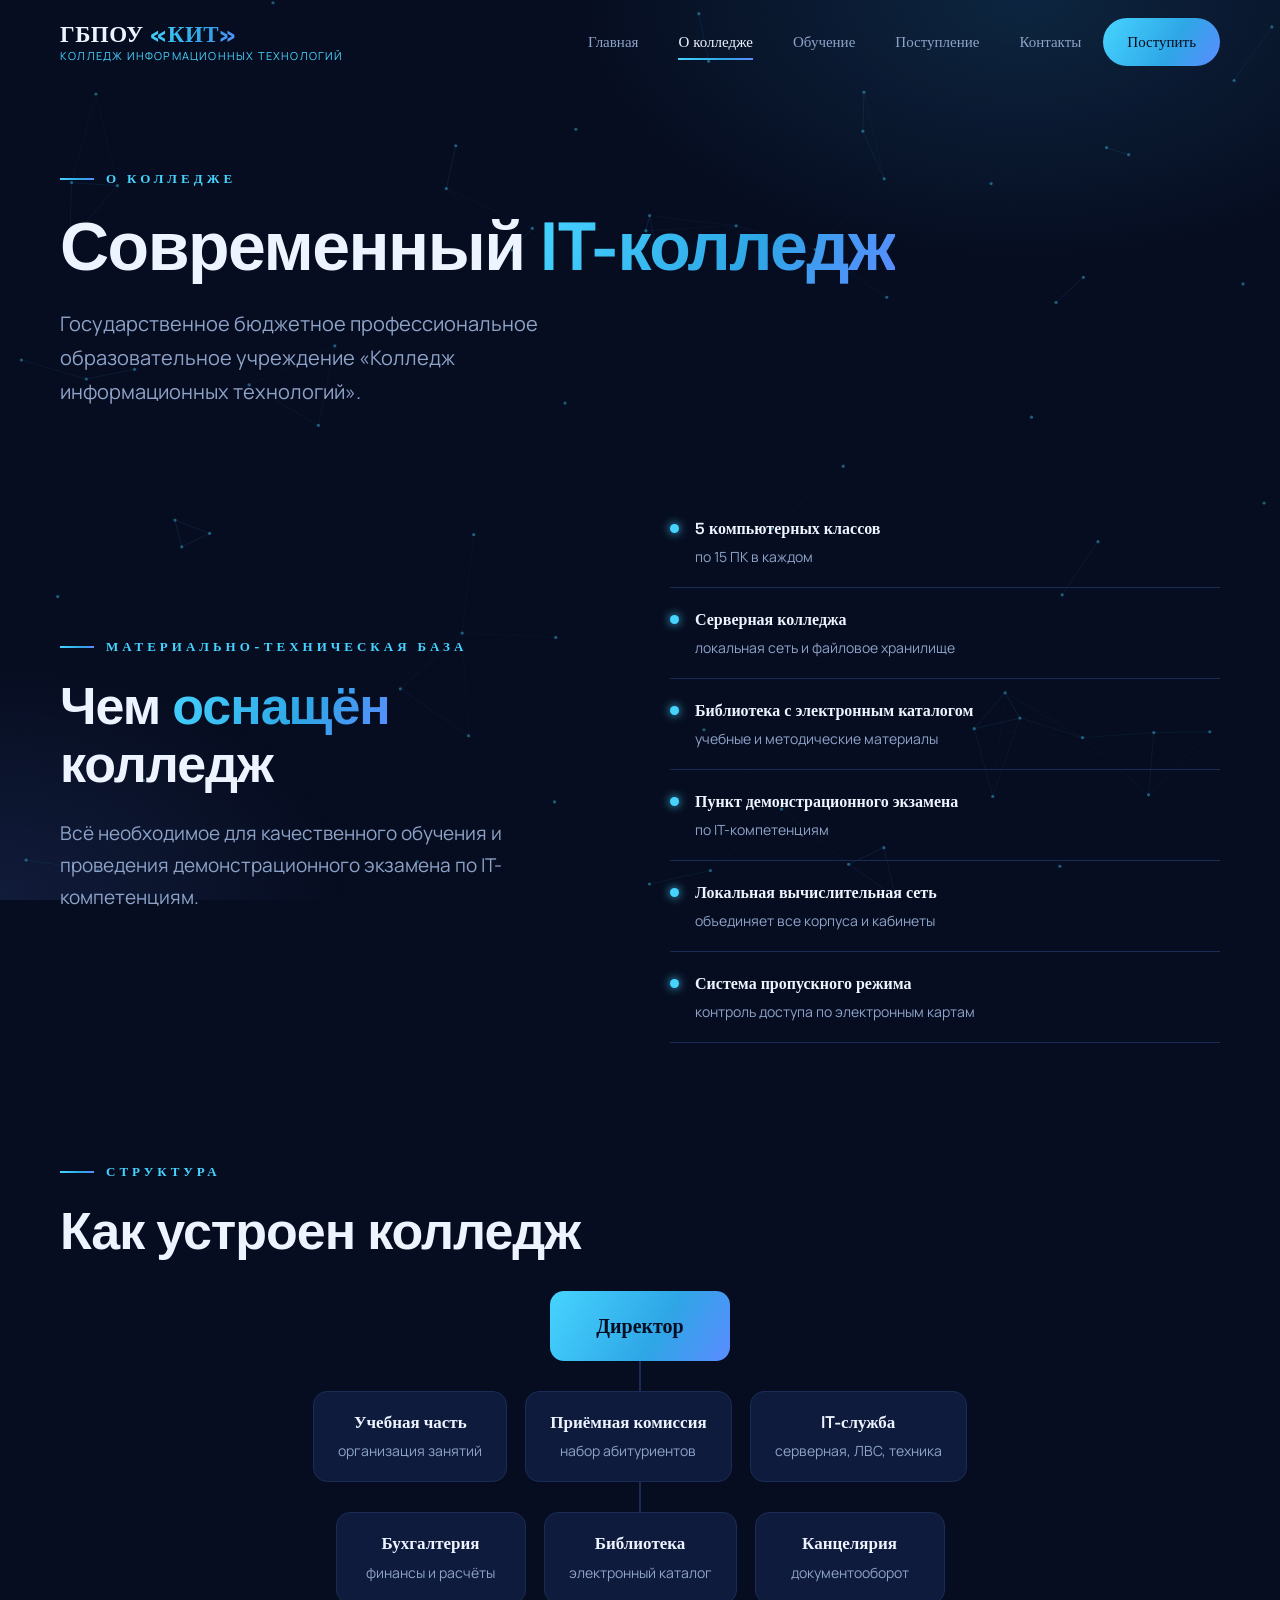
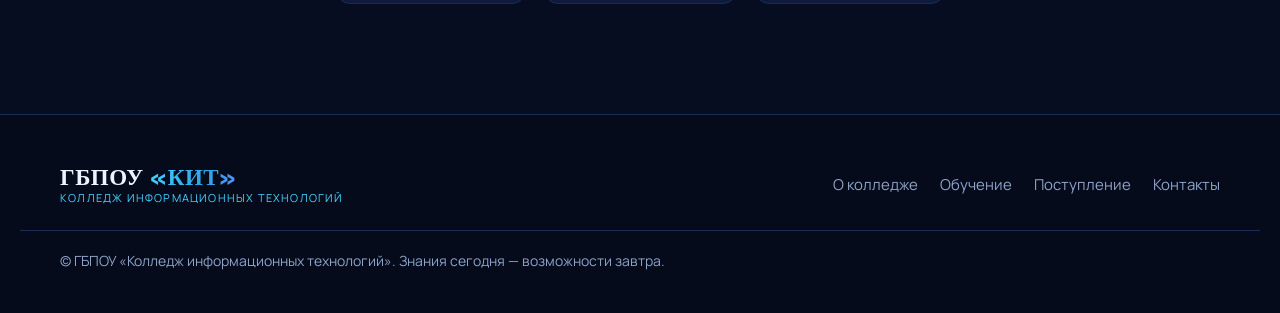
<file: about.html>
<!DOCTYPE html>
<html lang="ru">
<head>
<meta charset="UTF-8">
<meta name="viewport" content="width=device-width, initial-scale=1.0">
<title>О колледже — ГБПОУ «КИТ»</title>
<link rel="preconnect" href="https://fonts.googleapis.com">
<link rel="preconnect" href="https://fonts.gstatic.com" crossorigin>
<link href="https://fonts.googleapis.com/css2?family=Space+Grotesk:wght@400;500;600;700&family=Manrope:wght@400;500;600;700;800&display=swap" rel="stylesheet">
<link rel="stylesheet" href="style.css">
</head>
<body>
<div id="loader">
    <div class="loader-logo"><span class="b">ГБПОУ</span> <span class="c">«КИТ»</span></div>
    <div class="loader-bar"><i></i></div>
  </div>
<div id="prog"></div>
<canvas id="net"></canvas>
<div class="bg-glow"></div>
<header id="hdr">
    <div class="nav">
      <a href="index.html" class="brand">
        <span class="row"><span class="b">ГБПОУ</span> <span class="c">«КИТ»</span></span>
        <small>Колледж информационных технологий</small>
      </a>
      <nav class="links">
        <a href="index.html">Главная</a>
        <a href="about.html" class="active">О колледже</a>
        <a href="programs.html">Обучение</a>
        <a href="admission.html">Поступление</a>
        <a href="contacts.html">Контакты</a>
        <a href="admission.html" class="nav-cta">Поступить</a>
      </nav>
    </div>
  </header>
<main>
  <section class="page-hero">
    <div class="wrap">
      <div class="kicker reveal">О колледже</div>
      <h1 class="reveal">Современный <span class="g">IT-колледж</span></h1>
      <p class="lead reveal">Государственное бюджетное профессиональное образовательное учреждение «Колледж информационных технологий».</p>
    </div>
  </section>

  <section style="padding-top:0;">
    <div class="wrap">
      <div class="split">
        <div class="reveal">
          <div class="kicker">Материально-техническая база</div>
          <h2 class="h-sec">Чем <span class="g">оснащён</span> колледж</h2>
          <p class="sub">Всё необходимое для качественного обучения и проведения демонстрационного экзамена по IT-компетенциям.</p>
        </div>
        <div class="base-list reveal" style="transition-delay:.15s">
          <div class="base-row"><div class="dot"></div><div><b>5 компьютерных классов</b><span>по 15 ПК в каждом</span></div></div>
          <div class="base-row"><div class="dot"></div><div><b>Серверная колледжа</b><span>локальная сеть и файловое хранилище</span></div></div>
          <div class="base-row"><div class="dot"></div><div><b>Библиотека с электронным каталогом</b><span>учебные и методические материалы</span></div></div>
          <div class="base-row"><div class="dot"></div><div><b>Пункт демонстрационного экзамена</b><span>по IT-компетенциям</span></div></div>
          <div class="base-row"><div class="dot"></div><div><b>Локальная вычислительная сеть</b><span>объединяет все корпуса и кабинеты</span></div></div>
          <div class="base-row"><div class="dot"></div><div><b>Система пропускного режима</b><span>контроль доступа по электронным картам</span></div></div>
        </div>
      </div>
    </div>
  </section>

  <section style="padding-top:0;">
    <div class="wrap">
      <div class="kicker reveal">Структура</div>
      <h2 class="h-sec reveal">Как устроен колледж</h2>
      <div class="org reveal" style="margin-top:30px;">
        <div class="org-top">Директор</div>
        <div class="org-connector"></div>
        <div class="org-row">
          <div class="org-box"><b>Учебная часть</b><small>организация занятий</small></div>
          <div class="org-box"><b>Приёмная комиссия</b><small>набор абитуриентов</small></div>
          <div class="org-box"><b>IT-служба</b><small>серверная, ЛВС, техника</small></div>
        </div>
        <div class="org-connector"></div>
        <div class="org-row">
          <div class="org-box"><b>Бухгалтерия</b><small>финансы и расчёты</small></div>
          <div class="org-box"><b>Библиотека</b><small>электронный каталог</small></div>
          <div class="org-box"><b>Канцелярия</b><small>документооборот</small></div>
        </div>
      </div>
    </div>
  </section>
</main>
<footer>
    <div class="foot">
      <a href="index.html" class="brand"><span class="row"><span class="b">ГБПОУ</span> <span class="c">«КИТ»</span></span><small>Колледж информационных технологий</small></a>
      <nav><a href="about.html">О колледже</a><a href="programs.html">Обучение</a><a href="admission.html">Поступление</a><a href="contacts.html">Контакты</a></nav>
    </div>
    <div class="copy">© ГБПОУ «Колледж информационных технологий». Знания сегодня — возможности завтра.</div>
  </footer>
<script src="app.js"></script>
</body>
</html>
</file>
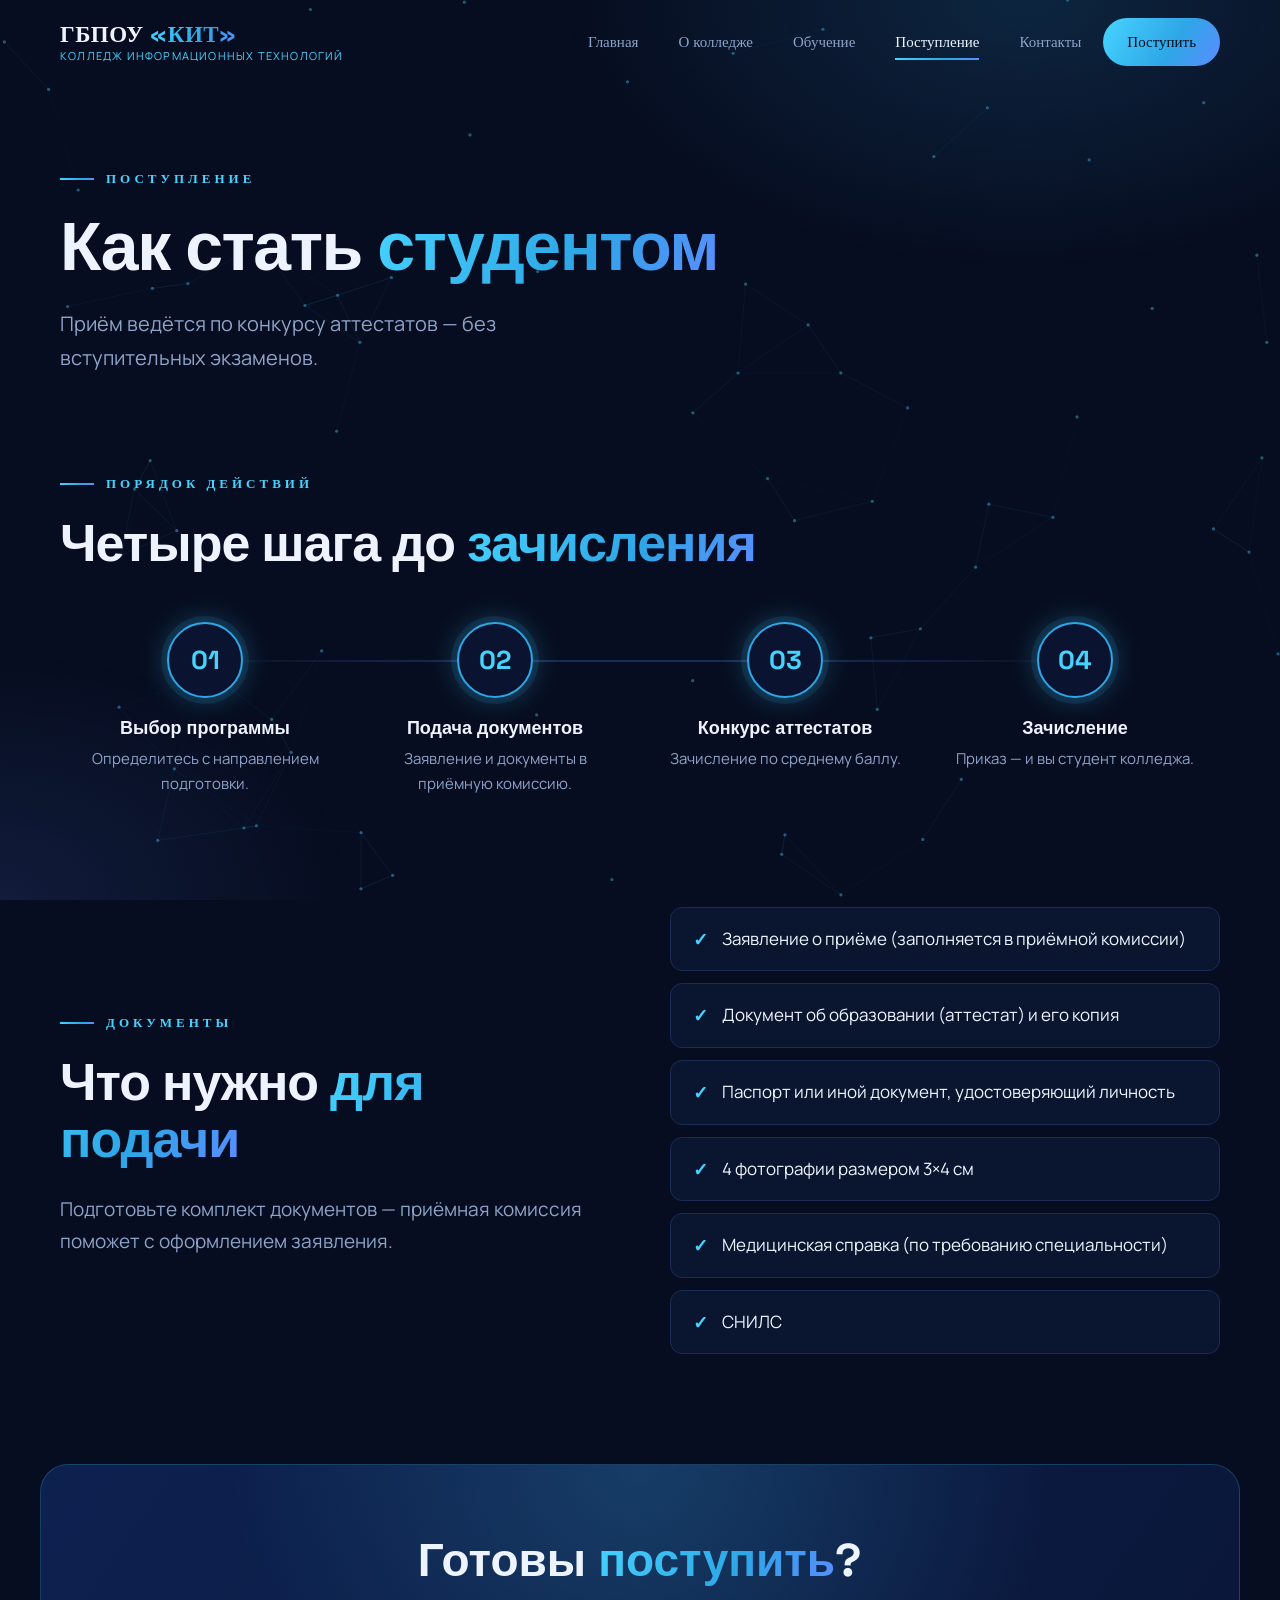
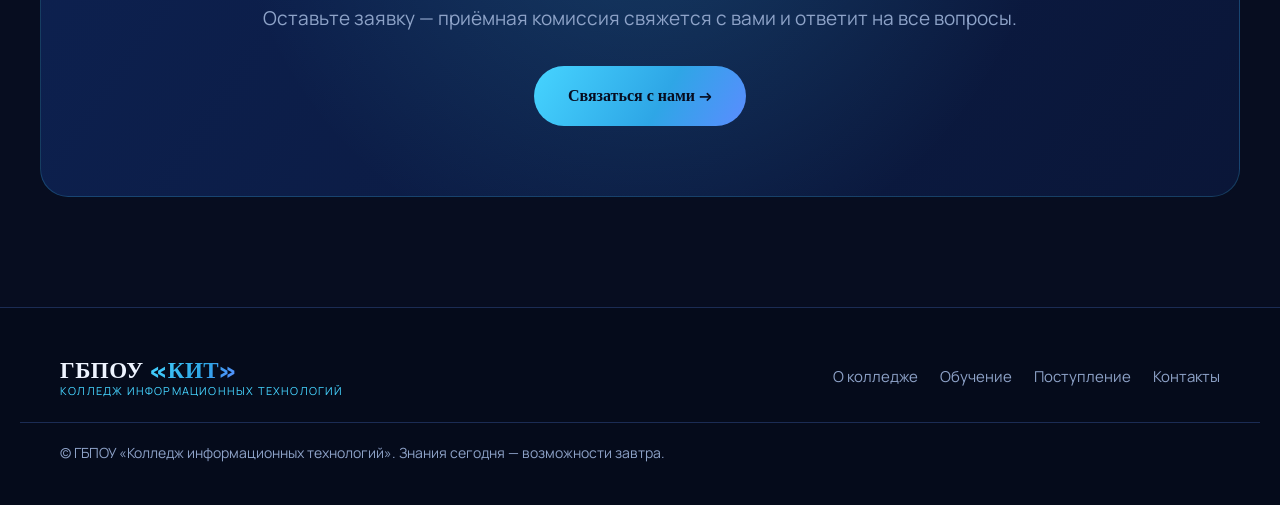
<file: admission.html>
<!DOCTYPE html>
<html lang="ru">
<head>
<meta charset="UTF-8">
<meta name="viewport" content="width=device-width, initial-scale=1.0">
<title>Поступление — ГБПОУ «КИТ»</title>
<link rel="preconnect" href="https://fonts.googleapis.com">
<link rel="preconnect" href="https://fonts.gstatic.com" crossorigin>
<link href="https://fonts.googleapis.com/css2?family=Space+Grotesk:wght@400;500;600;700&family=Manrope:wght@400;500;600;700;800&display=swap" rel="stylesheet">
<link rel="stylesheet" href="style.css">
</head>
<body>
<div id="loader">
    <div class="loader-logo"><span class="b">ГБПОУ</span> <span class="c">«КИТ»</span></div>
    <div class="loader-bar"><i></i></div>
  </div>
<div id="prog"></div>
<canvas id="net"></canvas>
<div class="bg-glow"></div>
<header id="hdr">
    <div class="nav">
      <a href="index.html" class="brand">
        <span class="row"><span class="b">ГБПОУ</span> <span class="c">«КИТ»</span></span>
        <small>Колледж информационных технологий</small>
      </a>
      <nav class="links">
        <a href="index.html">Главная</a>
        <a href="about.html">О колледже</a>
        <a href="programs.html">Обучение</a>
        <a href="admission.html" class="active">Поступление</a>
        <a href="contacts.html">Контакты</a>
        <a href="admission.html" class="nav-cta">Поступить</a>
      </nav>
    </div>
  </header>
<main>
  <section class="page-hero">
    <div class="wrap">
      <div class="kicker reveal">Поступление</div>
      <h1 class="reveal">Как стать <span class="g">студентом</span></h1>
      <p class="lead reveal">Приём ведётся по конкурсу аттестатов — без вступительных экзаменов.</p>
    </div>
  </section>

  <section style="padding-top:0;">
    <div class="wrap">
      <div class="kicker reveal">Порядок действий</div>
      <h2 class="h-sec reveal">Четыре шага до <span class="g">зачисления</span></h2>
      <div class="flow" style="margin-top:50px;">
        <div class="fstep reveal"><div class="fdot">01</div><h3>Выбор программы</h3><p>Определитесь с направлением подготовки.</p></div>
        <div class="fstep reveal" style="transition-delay:.12s"><div class="fdot">02</div><h3>Подача документов</h3><p>Заявление и документы в приёмную комиссию.</p></div>
        <div class="fstep reveal" style="transition-delay:.24s"><div class="fdot">03</div><h3>Конкурс аттестатов</h3><p>Зачисление по среднему баллу.</p></div>
        <div class="fstep reveal" style="transition-delay:.36s"><div class="fdot">04</div><h3>Зачисление</h3><p>Приказ — и вы студент колледжа.</p></div>
      </div>
    </div>
  </section>

  <section style="padding-top:0;">
    <div class="wrap">
      <div class="split">
        <div class="reveal">
          <div class="kicker">Документы</div>
          <h2 class="h-sec">Что нужно <span class="g">для подачи</span></h2>
          <p class="sub">Подготовьте комплект документов — приёмная комиссия поможет с оформлением заявления.</p>
        </div>
        <ul class="doclist reveal" style="transition-delay:.15s">
          <li>Заявление о приёме (заполняется в приёмной комиссии)</li>
          <li>Документ об образовании (аттестат) и его копия</li>
          <li>Паспорт или иной документ, удостоверяющий личность</li>
          <li>4 фотографии размером 3×4 см</li>
          <li>Медицинская справка (по требованию специальности)</li>
          <li>СНИЛС</li>
        </ul>
      </div>
    </div>
  </section>

  <section style="padding-top:0;">
    <div class="cta-band reveal">
      <h2>Готовы <span class="g">поступить</span>?</h2>
      <p>Оставьте заявку — приёмная комиссия свяжется с вами и ответит на все вопросы.</p>
      <a href="contacts.html" class="btn btn-fill" style="position:relative;">Связаться с нами →</a>
    </div>
  </section>
</main>
<footer>
    <div class="foot">
      <a href="index.html" class="brand"><span class="row"><span class="b">ГБПОУ</span> <span class="c">«КИТ»</span></span><small>Колледж информационных технологий</small></a>
      <nav><a href="about.html">О колледже</a><a href="programs.html">Обучение</a><a href="admission.html">Поступление</a><a href="contacts.html">Контакты</a></nav>
    </div>
    <div class="copy">© ГБПОУ «Колледж информационных технологий». Знания сегодня — возможности завтра.</div>
  </footer>
<script src="app.js"></script>
</body>
</html>
</file>
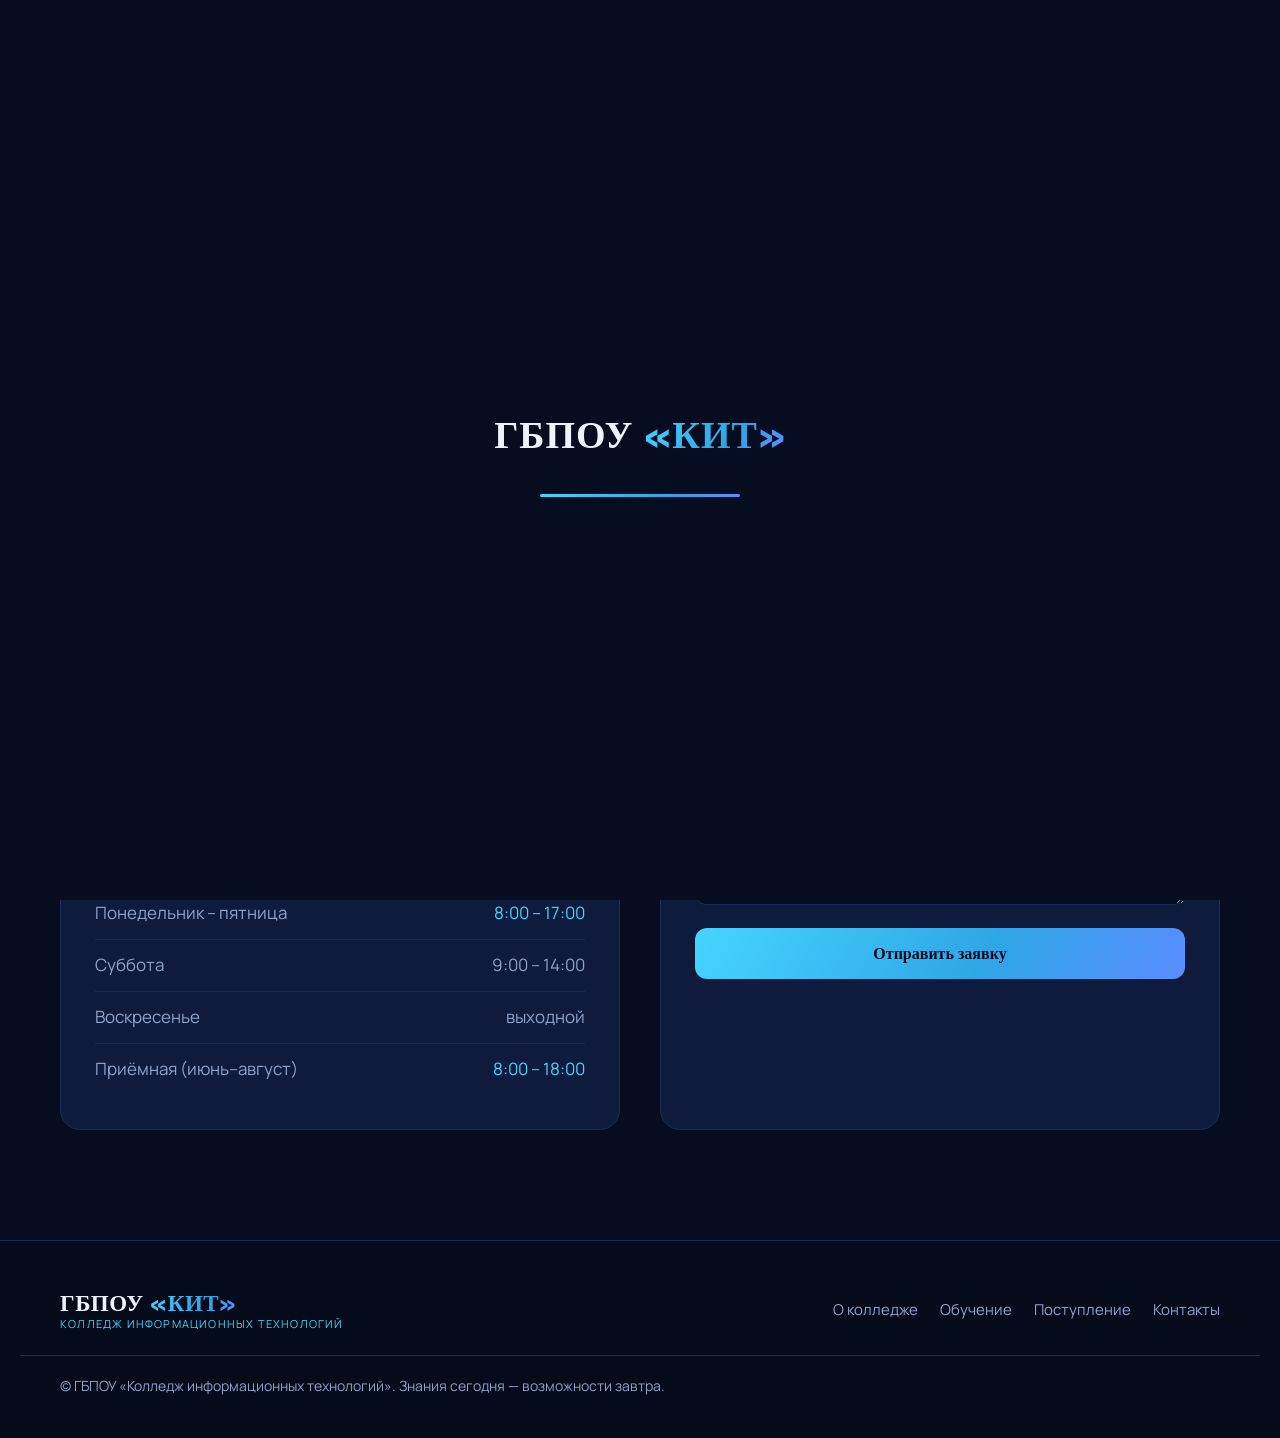
<file: contacts.html>
<!DOCTYPE html>
<html lang="ru">
<head>
<meta charset="UTF-8">
<meta name="viewport" content="width=device-width, initial-scale=1.0">
<title>Контакты — ГБПОУ «КИТ»</title>
<link rel="preconnect" href="https://fonts.googleapis.com">
<link rel="preconnect" href="https://fonts.gstatic.com" crossorigin>
<link href="https://fonts.googleapis.com/css2?family=Space+Grotesk:wght@400;500;600;700&family=Manrope:wght@400;500;600;700;800&display=swap" rel="stylesheet">
<link rel="stylesheet" href="style.css">
</head>
<body>
<div id="loader">
    <div class="loader-logo"><span class="b">ГБПОУ</span> <span class="c">«КИТ»</span></div>
    <div class="loader-bar"><i></i></div>
  </div>
<div id="prog"></div>
<canvas id="net"></canvas>
<div class="bg-glow"></div>
<header id="hdr">
    <div class="nav">
      <a href="index.html" class="brand">
        <span class="row"><span class="b">ГБПОУ</span> <span class="c">«КИТ»</span></span>
        <small>Колледж информационных технологий</small>
      </a>
      <nav class="links">
        <a href="index.html">Главная</a>
        <a href="about.html">О колледже</a>
        <a href="programs.html">Обучение</a>
        <a href="admission.html">Поступление</a>
        <a href="contacts.html" class="active">Контакты</a>
        <a href="admission.html" class="nav-cta">Поступить</a>
      </nav>
    </div>
  </header>
<main>
  <section class="page-hero">
    <div class="wrap">
      <div class="kicker reveal">Контакты</div>
      <h1 class="reveal">Свяжитесь <span class="g">с нами</span></h1>
      <p class="lead reveal">Приёмная комиссия и администрация колледжа готовы ответить на ваши вопросы.</p>
    </div>
  </section>

  <section style="padding-top:0;">
    <div class="wrap">
      <div class="contact-grid">
        <div class="reveal">
          <div class="ci"><div class="l">Приёмная комиссия</div><div class="v">+7 (3532) 44-12-08</div></div>
          <div class="ci"><div class="l">Электронная почта</div><div class="v">info@kit-college.ru</div></div>
          <div class="ci"><div class="l">Сайт</div><div class="v">www.kit-college.ru</div></div>
          <div class="ci"><div class="l">Адрес</div><div class="v">г. Оренбург, ул. Мира, 23</div></div>
          <div class="panel" style="margin-top:8px;">
            <h3>Режим работы</h3>
            <div class="hrow"><span>Понедельник – пятница</span><span class="a">8:00 – 17:00</span></div>
            <div class="hrow"><span>Суббота</span><span>9:00 – 14:00</span></div>
            <div class="hrow"><span>Воскресенье</span><span>выходной</span></div>
            <div class="hrow"><span>Приёмная (июнь–август)</span><span class="a">8:00 – 18:00</span></div>
          </div>
        </div>
        <div class="panel reveal" style="transition-delay:.15s">
          <h3>Задать вопрос</h3>
          <p style="color:var(--muted);margin-bottom:18px;">Оставьте заявку, и приёмная комиссия свяжется с вами.</p>
          <div class="cform">
            <input type="text" placeholder="Ваше имя">
            <input type="tel" placeholder="Телефон для связи">
            <input type="text" placeholder="Интересующая специальность">
            <textarea rows="4" placeholder="Ваш вопрос"></textarea>
            <button onclick="this.textContent='Заявка отправлена ✓';this.style.opacity=.7">Отправить заявку</button>
          </div>
        </div>
      </div>
    </div>
  </section>
</main>
<footer>
    <div class="foot">
      <a href="index.html" class="brand"><span class="row"><span class="b">ГБПОУ</span> <span class="c">«КИТ»</span></span><small>Колледж информационных технологий</small></a>
      <nav><a href="about.html">О колледже</a><a href="programs.html">Обучение</a><a href="admission.html">Поступление</a><a href="contacts.html">Контакты</a></nav>
    </div>
    <div class="copy">© ГБПОУ «Колледж информационных технологий». Знания сегодня — возможности завтра.</div>
  </footer>
<script src="app.js"></script>
</body>
</html>
</file>
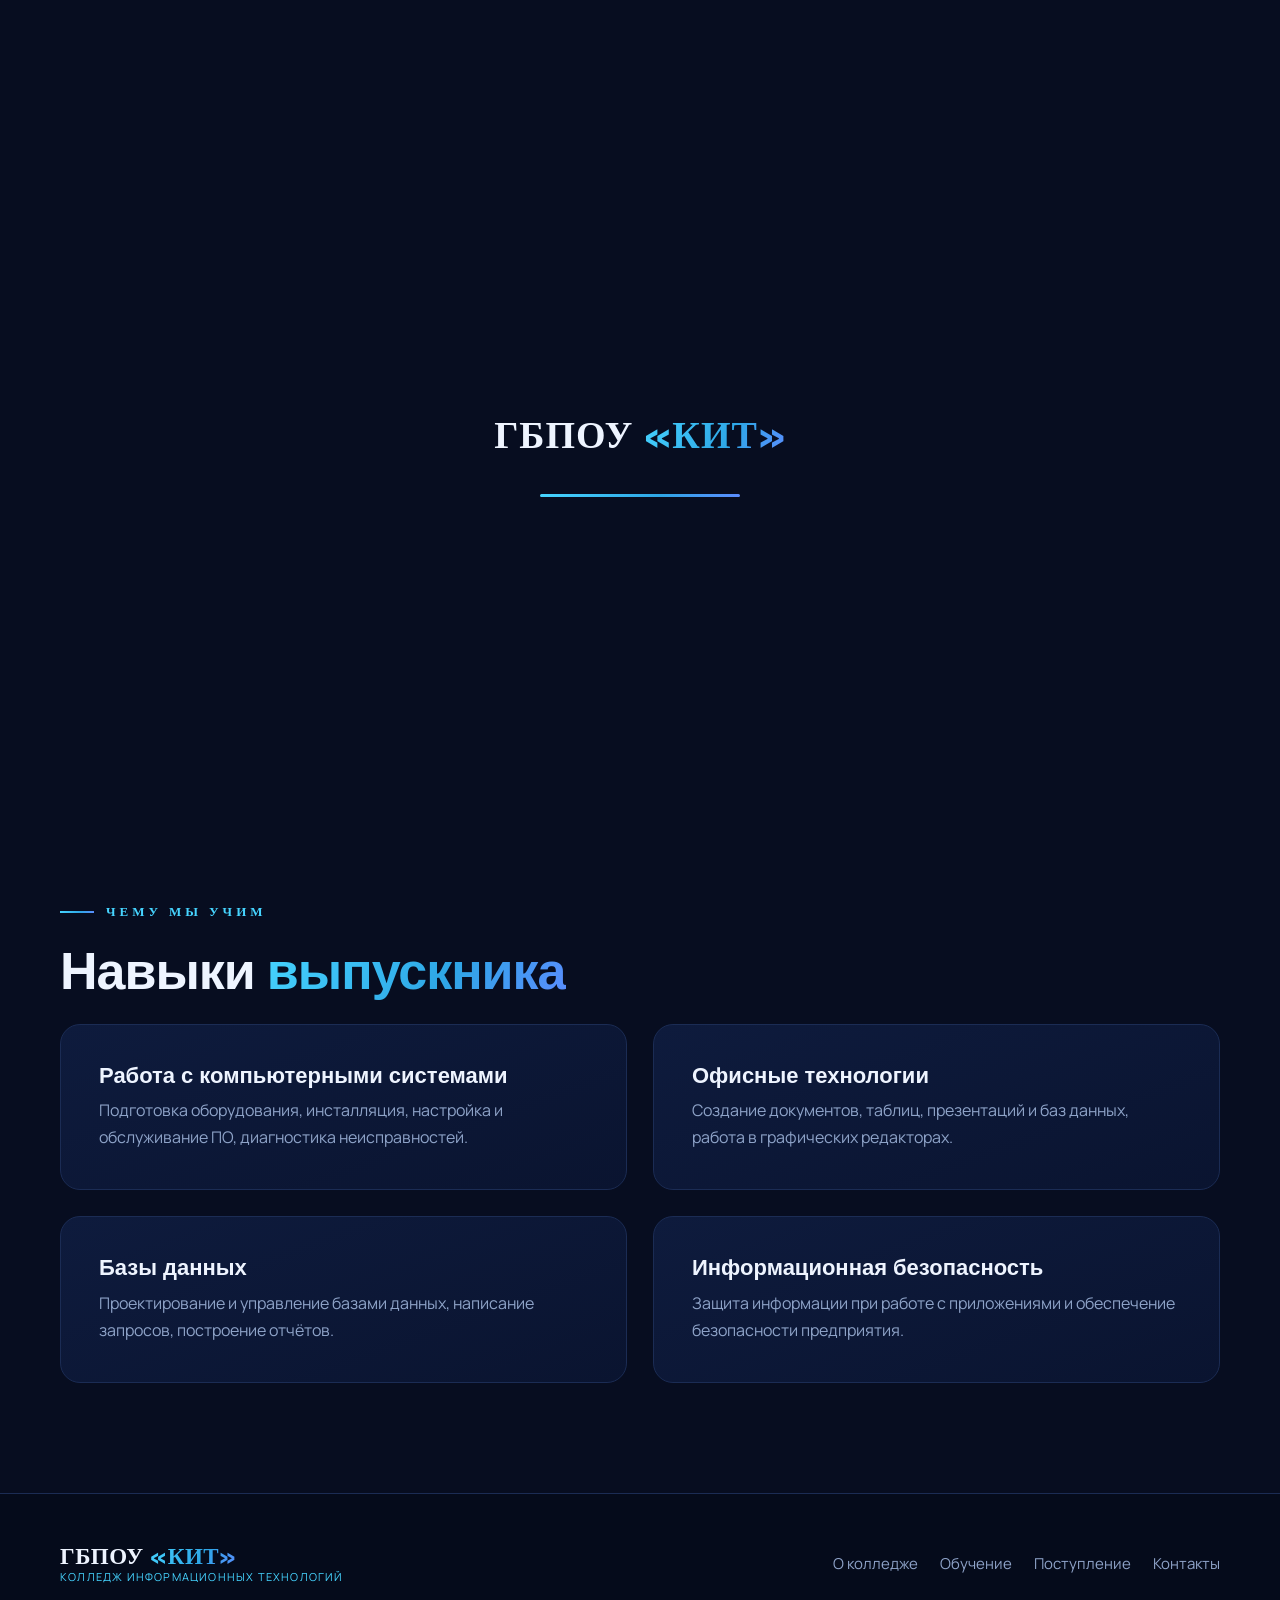
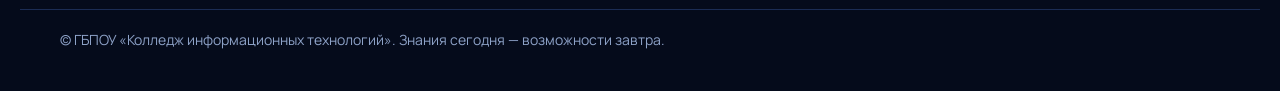
<file: programs.html>
<!DOCTYPE html>
<html lang="ru">
<head>
<meta charset="UTF-8">
<meta name="viewport" content="width=device-width, initial-scale=1.0">
<title>Обучение — ГБПОУ «КИТ»</title>
<link rel="preconnect" href="https://fonts.googleapis.com">
<link rel="preconnect" href="https://fonts.gstatic.com" crossorigin>
<link href="https://fonts.googleapis.com/css2?family=Space+Grotesk:wght@400;500;600;700&family=Manrope:wght@400;500;600;700;800&display=swap" rel="stylesheet">
<link rel="stylesheet" href="style.css">
</head>
<body>
<div id="loader">
    <div class="loader-logo"><span class="b">ГБПОУ</span> <span class="c">«КИТ»</span></div>
    <div class="loader-bar"><i></i></div>
  </div>
<div id="prog"></div>
<canvas id="net"></canvas>
<div class="bg-glow"></div>
<header id="hdr">
    <div class="nav">
      <a href="index.html" class="brand">
        <span class="row"><span class="b">ГБПОУ</span> <span class="c">«КИТ»</span></span>
        <small>Колледж информационных технологий</small>
      </a>
      <nav class="links">
        <a href="index.html">Главная</a>
        <a href="about.html">О колледже</a>
        <a href="programs.html" class="active">Обучение</a>
        <a href="admission.html">Поступление</a>
        <a href="contacts.html">Контакты</a>
        <a href="admission.html" class="nav-cta">Поступить</a>
      </nav>
    </div>
  </header>
<main>
  <section class="page-hero">
    <div class="wrap">
      <div class="kicker reveal">Обучение</div>
      <h1 class="reveal">Направления <span class="g">подготовки</span></h1>
      <p class="lead reveal">Востребованные специальности с дипломом государственного образца.</p>
    </div>
  </section>

  <section style="padding-top:0;">
    <div class="wrap">
      <div class="prog-grid">
        <div class="prog reveal"><div class="bar"></div><div class="code">10.02.05</div><h3>Обеспечение информационной безопасности</h3><p>Защита информации, безопасность компьютерных систем, противодействие угрозам.</p><div class="meta"><span>Очно</span><span><b>3 г. 10 мес.</b></span></div></div>
        <div class="prog reveal" style="transition-delay:.12s"><div class="bar"></div><div class="code">09.02.07</div><h3>Информационные системы и программирование</h3><p>Разработка программ, веб-приложений и информационных систем.</p><div class="meta"><span>Очно</span><span><b>3 г. 10 мес.</b></span></div></div>
        <div class="prog reveal" style="transition-delay:.24s"><div class="bar"></div><div class="code">09.02.06</div><h3>Сетевое и системное администрирование</h3><p>Настройка и обслуживание сетей, серверов и компьютерных систем.</p><div class="meta"><span>Очно</span><span><b>3 г. 10 мес.</b></span></div></div>
      </div>
    </div>
  </section>

  <section style="padding-top:0;">
    <div class="wrap">
      <div class="kicker reveal">Чему мы учим</div>
      <h2 class="h-sec reveal">Навыки <span class="g">выпускника</span></h2>
      <div class="skills-grid" style="margin-top:20px;">
        <div class="feat reveal"><h3>Работа с компьютерными системами</h3><p>Подготовка оборудования, инсталляция, настройка и обслуживание ПО, диагностика неисправностей.</p></div>
        <div class="feat reveal" style="transition-delay:.1s"><h3>Офисные технологии</h3><p>Создание документов, таблиц, презентаций и баз данных, работа в графических редакторах.</p></div>
        <div class="feat reveal"><h3>Базы данных</h3><p>Проектирование и управление базами данных, написание запросов, построение отчётов.</p></div>
        <div class="feat reveal" style="transition-delay:.1s"><h3>Информационная безопасность</h3><p>Защита информации при работе с приложениями и обеспечение безопасности предприятия.</p></div>
      </div>
    </div>
  </section>
</main>
<footer>
    <div class="foot">
      <a href="index.html" class="brand"><span class="row"><span class="b">ГБПОУ</span> <span class="c">«КИТ»</span></span><small>Колледж информационных технологий</small></a>
      <nav><a href="about.html">О колледже</a><a href="programs.html">Обучение</a><a href="admission.html">Поступление</a><a href="contacts.html">Контакты</a></nav>
    </div>
    <div class="copy">© ГБПОУ «Колледж информационных технологий». Знания сегодня — возможности завтра.</div>
  </footer>
<script src="app.js"></script>
</body>
</html>
</file>
<file: style.css>
:root{
  --navy:#070d20; --navy-2:#0a1430; --panel:#0e1b3d; --panel-glow:#102348;
  --cyan:#2ea6e6; --cyan-bright:#46d4ff; --ice:#9fe6ff;
  --white:#eef4ff; --muted:#8ea3c8; --line:#1b2c54;
  --grad:linear-gradient(120deg,#46d4ff,#2ea6e6 60%,#5b8cff);
}
*{margin:0;padding:0;box-sizing:border-box;}
html{scroll-behavior:smooth;}
body{background:var(--navy);color:var(--white);font-family:'Manrope',sans-serif;font-size:17px;line-height:1.7;overflow-x:hidden;-webkit-font-smoothing:antialiased;}
h1,h2,h3,h4{font-family:'Space Grotesk',sans-serif;line-height:1.1;font-weight:700;}
a{text-decoration:none;color:inherit;}
::selection{background:var(--cyan);color:var(--navy);}

#net{position:fixed;inset:0;z-index:0;}
.bg-glow{position:fixed;inset:0;z-index:0;pointer-events:none;
  background:radial-gradient(ellipse 60% 50% at 80% 0%,rgba(46,166,230,.16),transparent 60%),
             radial-gradient(ellipse 50% 50% at 0% 100%,rgba(91,140,255,.12),transparent 55%);}

#loader{position:fixed;inset:0;z-index:9999;background:var(--navy);display:flex;align-items:center;justify-content:center;flex-direction:column;gap:26px;transition:opacity .8s ease,visibility .8s;}
#loader.hide{opacity:0;visibility:hidden;}
.loader-logo{font-family:'Space Grotesk';font-weight:700;font-size:38px;letter-spacing:1px;animation:markPulse 1.6s ease-in-out infinite;}
.loader-logo .b{color:var(--white);} .loader-logo .c{background:var(--grad);-webkit-background-clip:text;background-clip:text;-webkit-text-fill-color:transparent;}
.loader-bar{width:200px;height:3px;background:var(--line);border-radius:3px;overflow:hidden;}
.loader-bar i{display:block;height:100%;width:0;background:var(--grad);animation:load 1.5s ease forwards;}
@keyframes load{to{width:100%;}}
@keyframes markPulse{0%,100%{transform:scale(1);opacity:.9;}50%{transform:scale(1.05);opacity:1;}}

/* ===== ЛОГОТИП (текстовый, как в презентации) ===== */
.brand{display:flex;flex-direction:column;line-height:1.05;}
.brand .row{font-family:'Space Grotesk';font-weight:700;font-size:23px;letter-spacing:.5px;}
.brand .row .b{color:var(--white);} .brand .row .c{background:var(--grad);-webkit-background-clip:text;background-clip:text;-webkit-text-fill-color:transparent;}
.brand small{font-family:'Manrope';font-size:11px;color:var(--cyan-bright);letter-spacing:1.2px;text-transform:uppercase;margin-top:3px;}

header{position:fixed;top:0;left:0;right:0;z-index:100;transition:all .4s;}
header.scrolled{background:rgba(7,13,32,.82);backdrop-filter:blur(14px);border-bottom:1px solid var(--line);}
.nav{max-width:1240px;margin:0 auto;padding:18px 40px;display:flex;align-items:center;justify-content:space-between;transition:padding .4s;}
header.scrolled .nav{padding:12px 40px;}
nav.links{display:flex;gap:4px;align-items:center;}
nav.links a{position:relative;padding:9px 18px;font-family:'Space Grotesk';font-weight:500;font-size:15px;color:var(--muted);transition:color .3s;}
nav.links a::after{content:"";position:absolute;left:18px;right:18px;bottom:4px;height:2px;background:var(--grad);transform:scaleX(0);transform-origin:left;transition:transform .3s;}
nav.links a:hover{color:var(--white);} nav.links a:hover::after{transform:scaleX(1);}
nav.links a.active{color:var(--white);} nav.links a.active::after{transform:scaleX(1);}
.nav-cta{padding:11px 24px !important;background:var(--grad);color:var(--navy) !important;border-radius:30px;font-weight:600;transition:transform .25s,box-shadow .25s;}
.nav-cta:hover{transform:translateY(-2px);box-shadow:0 8px 26px rgba(46,166,230,.4);}
.nav-cta::after{display:none;}

.wrap{max-width:1240px;margin:0 auto;padding:0 40px;position:relative;z-index:2;}
section{position:relative;z-index:2;padding:110px 0;}
.kicker{display:inline-flex;align-items:center;gap:12px;font-family:'Space Grotesk';font-weight:600;font-size:13px;letter-spacing:4px;text-transform:uppercase;color:var(--cyan-bright);margin-bottom:20px;}
.kicker::before{content:"";width:34px;height:2px;background:var(--grad);}
.h-sec{font-size:clamp(32px,5vw,52px);margin-bottom:24px;letter-spacing:-1px;}
.h-sec .g{background:var(--grad);-webkit-background-clip:text;background-clip:text;-webkit-text-fill-color:transparent;}
.sub{color:var(--muted);font-size:19px;max-width:560px;}

.reveal{opacity:0;transform:translateY(40px);transition:opacity .9s cubic-bezier(.2,.7,.2,1),transform .9s cubic-bezier(.2,.7,.2,1);}
.reveal.in{opacity:1;transform:none;}

/* page hero */
.page-hero{padding:160px 0 90px;}
.page-hero h1{font-size:clamp(38px,6vw,68px);letter-spacing:-1.5px;margin-bottom:22px;}
.page-hero h1 .g{background:var(--grad);-webkit-background-clip:text;background-clip:text;-webkit-text-fill-color:transparent;}
.page-hero .lead{color:var(--muted);font-size:20px;max-width:560px;}

/* HERO главная */
.hero{min-height:100vh;display:flex;align-items:center;padding-top:90px;}
.hero-grid{display:grid;grid-template-columns:1.15fr .85fr;gap:40px;align-items:center;width:100%;}
.hero h1{font-size:clamp(40px,6.4vw,80px);letter-spacing:-2px;margin-bottom:26px;}
.hero h1 .line{display:block;overflow:hidden;}
.hero h1 .line span{display:inline-block;transform:translateY(105%);animation:riseUp .9s cubic-bezier(.2,.8,.2,1) forwards;}
.hero h1 .line:nth-child(2) span{animation-delay:.12s;}
.hero h1 .line:nth-child(3) span{animation-delay:.24s;}
@keyframes riseUp{to{transform:none;}}
.hero h1 .g{background:var(--grad);-webkit-background-clip:text;background-clip:text;-webkit-text-fill-color:transparent;}
.hero .lead{color:var(--muted);font-size:20px;max-width:520px;margin-bottom:14px;opacity:0;animation:fadeUp .8s ease .5s forwards;}
.hero .slogan{font-family:'Space Grotesk';font-size:19px;color:var(--ice);margin-bottom:36px;min-height:28px;opacity:0;animation:fadeUp .8s ease .65s forwards;}
.hero .slogan .cursor{display:inline-block;width:2px;background:var(--cyan-bright);margin-left:2px;animation:blink 1s steps(2) infinite;}
@keyframes blink{50%{opacity:0;}}
.hero .btns{display:flex;gap:16px;flex-wrap:wrap;opacity:0;animation:fadeUp .8s ease .8s forwards;}
@keyframes fadeUp{from{opacity:0;transform:translateY(24px);}to{opacity:1;transform:none;}}

.btn{position:relative;display:inline-flex;align-items:center;gap:10px;font-family:'Space Grotesk';font-weight:600;font-size:16px;padding:16px 34px;border-radius:34px;transition:transform .25s,box-shadow .25s;overflow:hidden;}
.btn-fill{background:var(--grad);color:var(--navy);}
.btn-fill:hover{transform:translateY(-3px);box-shadow:0 12px 34px rgba(46,166,230,.45);}
.btn-line{border:1px solid var(--line);color:var(--white);}
.btn-line:hover{border-color:var(--cyan);color:var(--cyan-bright);transform:translateY(-3px);}

.hero-visual{position:relative;height:420px;perspective:1000px;}
.glass{position:absolute;border-radius:20px;background:linear-gradient(145deg,rgba(20,38,80,.7),rgba(10,20,48,.55));border:1px solid rgba(70,212,255,.18);backdrop-filter:blur(8px);box-shadow:0 30px 80px rgba(0,0,0,.45);}
.glass.card-1{inset:20px 40px 60px 0;padding:28px;transform:rotateY(-8deg) rotateX(4deg);animation:float1 6s ease-in-out infinite;}
.glass.card-2{width:200px;right:0;bottom:10px;padding:20px;transform:rotateY(-8deg);animation:float2 5s ease-in-out infinite;}
@keyframes float1{50%{transform:rotateY(-8deg) rotateX(4deg) translateY(-14px);}}
@keyframes float2{50%{transform:rotateY(-8deg) translateY(12px);}}
.code-line{font-family:'Space Grotesk';font-size:13px;line-height:2;color:#5e83c8;}
.code-line .c{color:var(--cyan-bright);} .code-line .p{color:#7a9cff;}
.chip{display:inline-flex;align-items:center;gap:8px;font-family:'Space Grotesk';font-size:13px;color:var(--ice);background:rgba(70,212,255,.1);padding:6px 12px;border-radius:20px;border:1px solid rgba(70,212,255,.2);}
.card-2 .big{font-family:'Space Grotesk';font-weight:700;font-size:38px;background:var(--grad);-webkit-background-clip:text;background-clip:text;-webkit-text-fill-color:transparent;}
.card-2 .lbl{color:var(--muted);font-size:13px;}

.stats{display:grid;grid-template-columns:repeat(4,1fr);gap:24px;}
.stat{text-align:center;padding:34px 20px;border-radius:18px;background:linear-gradient(160deg,var(--panel),var(--navy-2));border:1px solid var(--line);position:relative;overflow:hidden;transition:transform .3s,border-color .3s;}
.stat::before{content:"";position:absolute;top:0;left:0;right:0;height:2px;background:var(--grad);transform:scaleX(0);transition:transform .5s;}
.stat:hover{transform:translateY(-6px);border-color:rgba(70,212,255,.4);}
.stat:hover::before{transform:scaleX(1);}
.stat .num{font-family:'Space Grotesk';font-weight:700;font-size:50px;background:var(--grad);-webkit-background-clip:text;background-clip:text;-webkit-text-fill-color:transparent;}
.stat .cap{color:var(--muted);font-size:15px;margin-top:6px;}

.feat-grid{display:grid;grid-template-columns:repeat(2,1fr);gap:26px;}
.feat{position:relative;padding:38px;border-radius:20px;background:linear-gradient(160deg,var(--panel),var(--navy-2));border:1px solid var(--line);transition:transform .2s ease-out,box-shadow .3s,border-color .3s;transform-style:preserve-3d;overflow:hidden;}
.feat::after{content:"";position:absolute;width:280px;height:280px;background:radial-gradient(circle,rgba(70,212,255,.14),transparent 70%);left:var(--mx,50%);top:var(--my,50%);transform:translate(-50%,-50%);opacity:0;transition:opacity .3s;pointer-events:none;}
.feat:hover{border-color:rgba(70,212,255,.4);box-shadow:0 24px 60px rgba(0,0,0,.4);}
.feat:hover::after{opacity:1;}
.feat .ic{width:60px;height:60px;border-radius:15px;background:linear-gradient(145deg,rgba(70,212,255,.2),rgba(46,166,230,.08));display:flex;align-items:center;justify-content:center;margin-bottom:20px;border:1px solid rgba(70,212,255,.2);}
.feat .ic svg{width:30px;height:30px;stroke:var(--cyan-bright);fill:none;stroke-width:2;}
.feat h3{font-size:22px;margin-bottom:10px;}
.feat p{color:var(--muted);font-size:16px;}
.feat .no{position:absolute;top:24px;right:30px;font-family:'Space Grotesk';font-weight:700;font-size:54px;color:rgba(70,212,255,.07);}

.prog-grid{display:grid;grid-template-columns:repeat(3,1fr);gap:24px;}
.prog{position:relative;padding:32px;border-radius:20px;background:var(--panel);border:1px solid var(--line);overflow:hidden;transition:transform .3s,border-color .3s;}
.prog:hover{transform:translateY(-8px);border-color:rgba(70,212,255,.45);}
.prog .bar{position:absolute;top:0;left:0;width:100%;height:4px;background:var(--grad);}
.prog .code{font-family:'Space Grotesk';font-weight:700;color:var(--cyan-bright);letter-spacing:1px;font-size:15px;}
.prog h3{font-size:20px;margin:10px 0 12px;}
.prog p{color:var(--muted);font-size:15px;}
.prog .meta{margin-top:18px;padding-top:18px;border-top:1px solid var(--line);display:flex;justify-content:space-between;font-size:14px;color:var(--muted);}
.prog .meta b{color:var(--white);font-family:'Space Grotesk';}

.skills-grid{display:grid;grid-template-columns:repeat(2,1fr);gap:26px;}

.flow{display:grid;grid-template-columns:repeat(4,1fr);gap:0;position:relative;}
.flow::before{content:"";position:absolute;top:38px;left:10%;right:10%;height:2px;background:linear-gradient(90deg,transparent,var(--line),var(--line),transparent);}
.fstep{text-align:center;padding:0 18px;position:relative;}
.fdot{width:76px;height:76px;margin:0 auto 20px;border-radius:50%;background:var(--navy-2);border:2px solid var(--line);display:flex;align-items:center;justify-content:center;font-family:'Space Grotesk';font-weight:700;font-size:26px;color:var(--cyan-bright);transition:all .4s;}
.fstep.in .fdot{border-color:var(--cyan);box-shadow:0 0 0 6px rgba(46,166,230,.12),0 0 30px rgba(70,212,255,.3);}
.fstep h3{font-size:18px;margin-bottom:8px;}
.fstep p{color:var(--muted);font-size:15px;}

.split{display:grid;grid-template-columns:1fr 1fr;gap:60px;align-items:center;}
.base-list{display:flex;flex-direction:column;gap:2px;}
.base-row{display:flex;gap:16px;align-items:flex-start;padding:16px 0;border-bottom:1px solid var(--line);transition:padding-left .3s;}
.base-row:hover{padding-left:10px;}
.base-row .dot{flex:none;width:9px;height:9px;border-radius:50%;background:var(--cyan-bright);margin-top:9px;box-shadow:0 0 10px var(--cyan-bright);}
.base-row b{font-family:'Space Grotesk';font-weight:600;display:block;font-size:16px;}
.base-row span{color:var(--muted);font-size:14px;}

.doclist{list-style:none;display:flex;flex-direction:column;gap:12px;}
.doclist li{display:flex;gap:14px;align-items:center;background:rgba(14,27,61,.6);border:1px solid var(--line);border-radius:12px;padding:16px 22px;transition:border-color .3s,transform .3s;}
.doclist li:hover{border-color:rgba(70,212,255,.4);transform:translateX(6px);}
.doclist li::before{content:"✓";color:var(--cyan-bright);font-weight:700;font-size:18px;}

.cta-band{margin:0 40px;border-radius:28px;background:linear-gradient(125deg,#0d2150,#0a1638);border:1px solid rgba(70,212,255,.2);padding:70px 50px;text-align:center;position:relative;overflow:hidden;z-index:2;}
.cta-band::before{content:"";position:absolute;inset:0;background:radial-gradient(circle at 50% 0%,rgba(70,212,255,.18),transparent 60%);}
.cta-band h2{font-size:clamp(28px,4vw,46px);margin-bottom:16px;position:relative;}
.cta-band .g{background:var(--grad);-webkit-background-clip:text;background-clip:text;-webkit-text-fill-color:transparent;}
.cta-band p{color:var(--muted);font-size:19px;margin-bottom:32px;position:relative;}

.contact-grid{display:grid;grid-template-columns:1fr 1fr;gap:40px;}
.ci{margin-bottom:24px;}
.ci .l{font-family:'Space Grotesk';font-size:13px;letter-spacing:2px;text-transform:uppercase;color:var(--cyan-bright);margin-bottom:3px;}
.ci .v{font-family:'Space Grotesk';font-weight:600;font-size:22px;}
.panel{background:var(--panel);border:1px solid var(--line);border-radius:20px;padding:34px;}
.panel h3{font-size:22px;margin-bottom:18px;}
.cform input,.cform textarea{width:100%;background:var(--navy);border:1px solid var(--line);color:var(--white);padding:14px 16px;font-family:'Manrope';font-size:16px;margin-bottom:14px;border-radius:11px;transition:border-color .3s;}
.cform input:focus,.cform textarea:focus{outline:none;border-color:var(--cyan);}
.cform button{width:100%;font-family:'Space Grotesk';font-weight:600;background:var(--grad);color:var(--navy);border:none;padding:15px;font-size:16px;border-radius:12px;cursor:pointer;transition:transform .25s,box-shadow .25s;}
.cform button:hover{transform:translateY(-2px);box-shadow:0 10px 30px rgba(46,166,230,.4);}
.hrow{display:flex;justify-content:space-between;padding:11px 0;border-bottom:1px solid var(--line);color:var(--muted);}
.hrow:last-child{border:none;} .hrow .a{color:var(--cyan-bright);}

.org{display:flex;flex-direction:column;align-items:center;}
.org-top{background:var(--grad);color:var(--navy);padding:18px 46px;border-radius:14px;font-family:'Space Grotesk';font-weight:700;font-size:20px;}
.org-connector{width:2px;height:30px;background:var(--line);}
.org-row{display:flex;gap:18px;justify-content:center;flex-wrap:wrap;}
.org-box{background:var(--panel);border:1px solid var(--line);border-radius:14px;padding:16px 24px;text-align:center;min-width:190px;transition:border-color .3s,transform .3s;}
.org-box:hover{border-color:rgba(70,212,255,.4);transform:translateY(-4px);}
.org-box b{font-family:'Space Grotesk';font-weight:600;font-size:17px;display:block;}
.org-box small{color:var(--muted);font-size:14px;}

/* ===== VIDEO SECTION ===== */
.video-section{padding-bottom:80px;}
.video-wrap{position:relative;border-radius:24px;overflow:hidden;border:1px solid rgba(70,212,255,.22);box-shadow:0 0 0 1px rgba(70,212,255,.06),0 40px 100px rgba(0,0,0,.55);background:var(--navy-2);}
.video-glow{position:absolute;inset:-2px;border-radius:26px;background:linear-gradient(135deg,rgba(70,212,255,.25),transparent 50%,rgba(91,140,255,.15));z-index:0;pointer-events:none;}
.college-video{width:100%;display:block;border-radius:22px;position:relative;z-index:1;max-height:600px;object-fit:cover;}
.video-overlay{position:absolute;inset:0;z-index:2;display:flex;flex-direction:column;align-items:center;justify-content:center;gap:20px;background:linear-gradient(135deg,rgba(7,13,32,.72),rgba(10,20,48,.6));transition:opacity .5s ease;cursor:pointer;border-radius:22px;}
.play-btn{width:90px;height:90px;border-radius:50%;background:var(--grad);border:none;cursor:pointer;display:flex;align-items:center;justify-content:center;color:var(--navy);transition:transform .3s,box-shadow .3s;box-shadow:0 0 0 0 rgba(70,212,255,.4);}
.play-btn:hover{transform:scale(1.1);box-shadow:0 0 0 18px rgba(70,212,255,.15),0 20px 50px rgba(46,166,230,.5);}
.play-btn svg{width:40px;height:40px;margin-left:5px;}
.play-label{font-family:'Space Grotesk';font-weight:600;font-size:18px;color:var(--ice);letter-spacing:1px;}
.video-overlay:hover .play-btn{transform:scale(1.12);box-shadow:0 0 0 22px rgba(70,212,255,.12),0 24px 60px rgba(46,166,230,.55);}

footer{position:relative;z-index:2;border-top:1px solid var(--line);padding:50px 0 40px;background:rgba(5,10,26,.6);}
.foot{max-width:1240px;margin:0 auto;padding:0 40px;display:flex;justify-content:space-between;flex-wrap:wrap;gap:24px;align-items:center;}
.foot nav{display:flex;gap:22px;flex-wrap:wrap;}
.foot nav a{color:var(--muted);font-size:15px;transition:color .3s;}
.foot nav a:hover{color:var(--cyan-bright);}
.copy{max-width:1240px;margin:26px auto 0;padding:18px 40px 0;border-top:1px solid var(--line);color:var(--muted);font-size:14px;}

#prog{position:fixed;top:0;left:0;height:3px;width:0;background:var(--grad);z-index:200;transition:width .1s;}

@media(max-width:980px){
  nav.links{display:none;}
  .hero-grid,.split,.contact-grid{grid-template-columns:1fr;}
  .hero-visual{height:300px;margin-top:20px;}
  .stats,.feat-grid,.prog-grid,.flow,.skills-grid{grid-template-columns:1fr 1fr;}
  .flow::before{display:none;}
  section{padding:80px 0;}
}
@media(max-width:560px){
  .stats,.feat-grid,.prog-grid,.flow,.skills-grid{grid-template-columns:1fr;}
  .wrap,.nav{padding-left:22px;padding-right:22px;}
}
</file>
